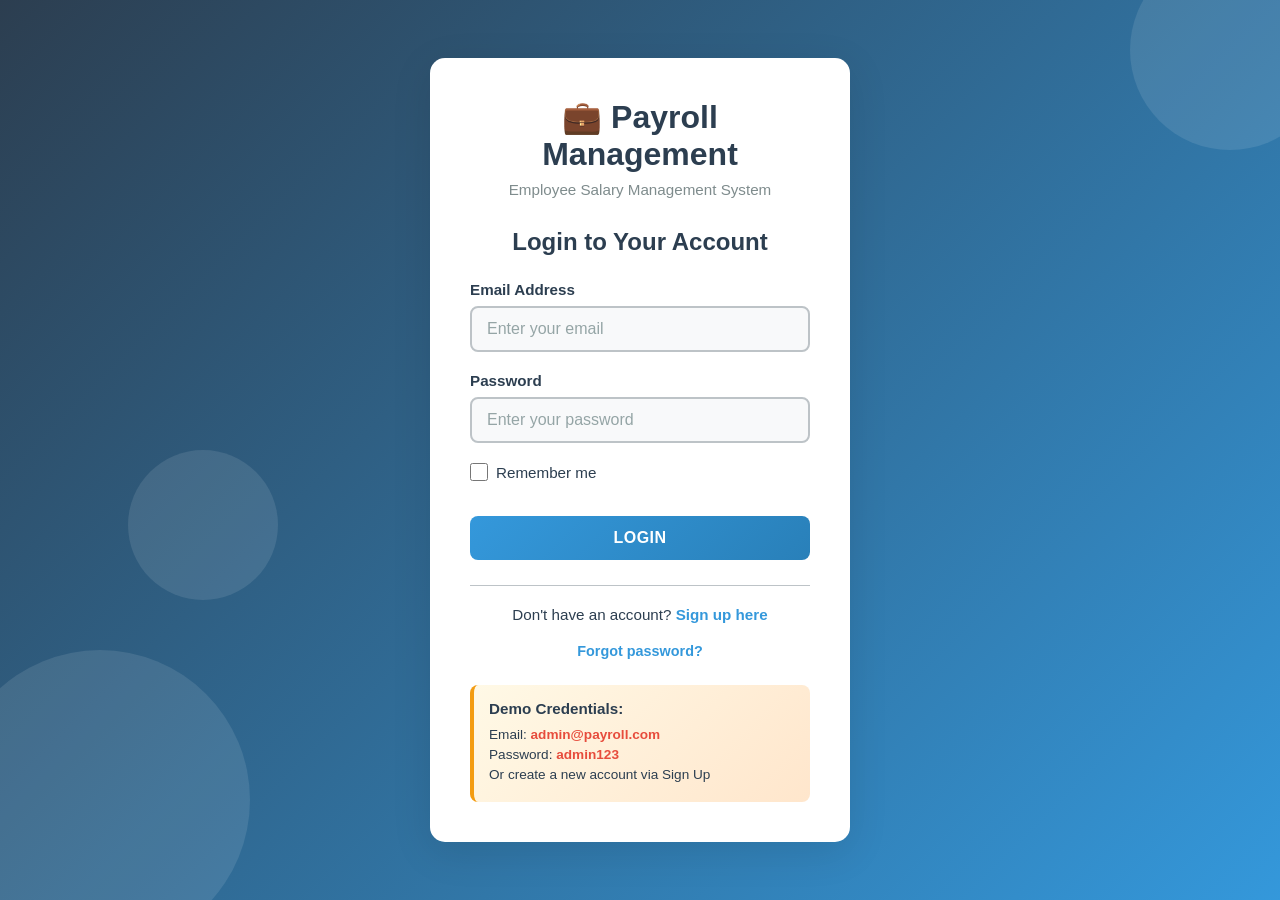
<file: index.html>
<!DOCTYPE html>
<html lang="en">
<head>
<meta charset="UTF-8">
<meta name="viewport" content="width=device-width, initial-scale=1.0">
<title>Payroll Management System</title>
<link rel="stylesheet" href="styles.css">
</head>
<body>
<div class="container">
<header class="header">
<div class="header-content">
<div class="header-main"><h1>💼 Payroll Management System</h1><p>Manage Employee Salaries and Payroll Efficiently</p></div>
<div class="header-user"><span id="userName" class="user-name">User</span><button onclick="logout()" class="btn-logout">🚪 Logout</button></div>
</div>
</header>

<div class="sidebar">
<nav class="nav-menu">
<a href="#" onclick="showSection('dashboard')" class="nav-item active"><span class="icon">📊</span> Dashboard</a>
<a href="#" onclick="showSection('employees')" class="nav-item"><span class="icon">👥</span> Employees</a>
<a href="#" onclick="showSection('add-employee')" class="nav-item"><span class="icon">➕</span> Add Employee</a>
<a href="#" onclick="showSection('payroll')" class="nav-item"><span class="icon">💰</span> Payroll</a>
<a href="#" onclick="showSection('reports')" class="nav-item"><span class="icon">📈</span> Reports</a>
<a href="#" onclick="showSection('settings')" class="nav-item"><span class="icon">⚙️</span> Settings</a>
</nav>
</div>

<main class="main-content">
<section id="dashboard" class="section active">
<h2>Dashboard</h2>
<div class="stats-container">
<div class="stat-card"><h3>Total Employees</h3><p class="stat-value" id="totalEmployees">0</p></div>
<div class="stat-card"><h3>Total Gross Salary</h3><p class="stat-value" id="totalGross">₹0.00</p></div>
<div class="stat-card"><h3>Total Net Salary</h3><p class="stat-value" id="totalNet">₹0.00</p></div>
<div class="stat-card"><h3>Average Salary</h3><p class="stat-value" id="avgSalary">₹0.00</p></div>
</div>
<div class="recent-section"><h3>Recent Employees</h3>
<table id="recentTable"><thead><tr><th>ID</th><th>Name</th><th>Department</th><th>Position</th><th>Net Salary</th></tr></thead>
<tbody><tr><td colspan="5" style="text-align:center">No employees added yet</td></tr></tbody></table>
</div>
</section>

<section id="employees" class="section">
<h2>Employee Management</h2>
<div class="search-box"><input type="text" id="searchInput" placeholder="Search by name or ID..."><button onclick="searchEmployee()">Search</button></div>
<table id="employeeTable"><thead><tr><th>ID</th><th>Name</th><th>Department</th><th>Position</th><th>Base Salary</th><th>Net Salary</th><th>Actions</th></tr></thead>
<tbody><tr><td colspan="7" style="text-align:center">No employees found</td></tr></tbody></table>
</section>

<section id="add-employee" class="section">
<h2>Add New Employee</h2>
<form id="employeeForm" class="form-container">
<div class="form-row">
<div class="form-group"><label for="empId">Employee ID *</label><input type="number" id="empId" required></div>
<div class="form-group"><label for="empName">Full Name *</label><input type="text" id="empName" required></div>
</div>
<div class="form-row">
<div class="form-group"><label for="empDept">Department *</label><input type="text" id="empDept" required></div>
<div class="form-group"><label for="empPos">Position *</label><input type="text" id="empPos" required></div>
</div>
<div class="form-row">
<div class="form-group"><label for="baseSalary">Base Salary *</label><input type="number" id="baseSalary" step="0.01" required></div>
<div class="form-group"><label for="joinDate">Date Joined *</label><input type="date" id="joinDate" required></div>
</div>
<h3>Allowances</h3>
<div class="form-row">
<div class="form-group"><label for="da">Dearness Allowance</label><input type="number" id="da" step="0.01" value="0"></div>
<div class="form-group"><label for="hra">House Rent Allowance</label><input type="number" id="hra" step="0.01" value="0"></div>
<div class="form-group"><label for="ma">Medical Allowance</label><input type="number" id="ma" step="0.01" value="0"></div>
<div class="form-group"><label for="convey">Conveyance</label><input type="number" id="convey" step="0.01" value="0"></div>
</div>
<div class="form-buttons"><button type="button" onclick="addNewEmployee()" class="btn-primary">Add Employee</button><button type="reset" class="btn-secondary">Clear Form</button></div>
</form>
</section>

<section id="payroll" class="section"><h2>Payroll Management</h2><div class="payroll-controls"><button onclick="generatePayroll()" class="btn-primary">Generate Payroll</button><button onclick="exportPayroll()" class="btn-secondary">Export to CSV</button></div><div id="payrollResult" class="payroll-result"></div></section>

<section id="reports" class="section"><h2>Reports and Analytics</h2>
<div class="reports-container">
<div class="report-card"><h3>Monthly Summary</h3><table id="summaryTable">
<tr><th>Total Employees</th><td id="summaryEmployees">0</td></tr>
<tr><th>Total Gross Salary</th><td id="summaryGross">₹0.00</td></tr>
<tr><th>Total Deductions</th><td id="summaryDeductions">₹0.00</td></tr>
<tr><th>Total Net Salary</th><td id="summaryNet">₹0.00</td></tr>
</table></div>
<div class="report-card"><h3>Department-wise Breakdown</h3><div id="deptBreakdown"></div></div>
</div></section>

<section id="settings" class="section"><h2>System Settings</h2>
<div class="settings-container">
<div class="settings-group"><h3>Tax Configuration</h3><div class="form-group"><label for="taxRate">Income Tax Rate (%)</label><input type="number" id="taxRate" step="0.1" value="10"></div></div>
<div class="settings-group"><h3>PF Configuration</h3><div class="form-group"><label for="pfRate">Provident Fund Rate (%)</label><input type="number" id="pfRate" step="0.1" value="12"></div></div>
<div class="settings-group"><h3>Data Management</h3><button onclick="clearAllData()" class="btn-danger">Clear All Data</button><button onclick="downloadBackup()" class="btn-secondary">Download Backup</button></div>
</div>
</section>
</main>
</div>

<div id="detailsModal" class="modal"><div class="modal-content"><span class="close" onclick="closeModal()">&times;</span><h2>Employee Details</h2><div id="modalBody"></div></div></div>
<script src="auth.js"></script>
<script src="script.js"></script>
</body>
</html>
</file>
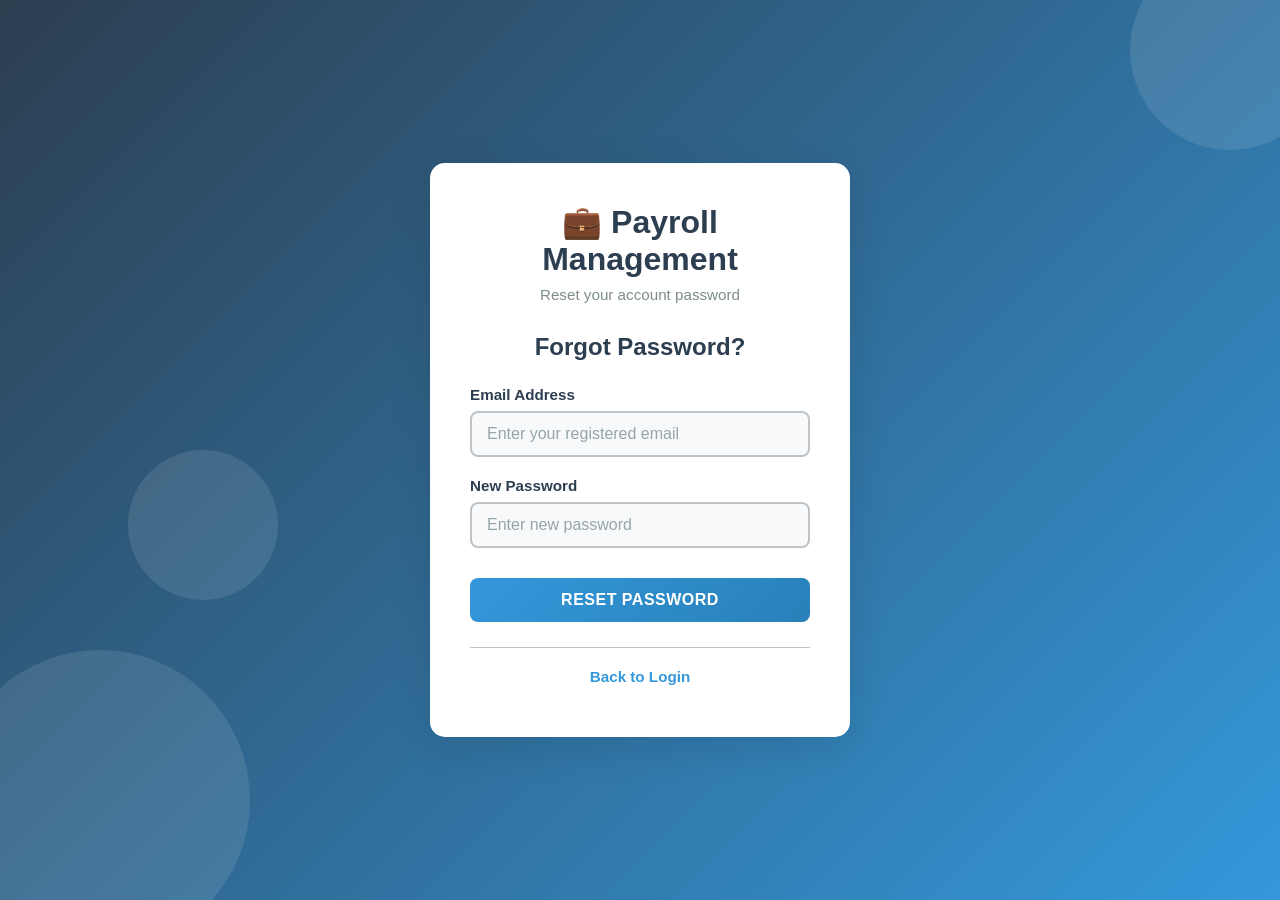
<file: forgot-password.html>
<!DOCTYPE html>
<html lang="en">
<head>
    <meta charset="UTF-8">
    <meta name="viewport" content="width=device-width, initial-scale=1.0">
    <title>Forgot Password - Payroll Management System</title>
    <link rel="stylesheet" href="auth.css">
</head>
<body>
    <div class="auth-background">
        <div class="shape shape1"></div>
        <div class="shape shape2"></div>
        <div class="shape shape3"></div>
    </div>

    <div class="auth-container">
        <div class="auth-box">
            <div class="auth-header">
                <h1>💼 Payroll Management</h1>
                <p>Reset your account password</p>
            </div>

            <form id="forgotForm" class="auth-form">
                <h2>Forgot Password?</h2>
                <div class="form-group">
                    <label for="forgotEmail">Email Address</label>
                    <input type="email" id="forgotEmail" placeholder="Enter your registered email" required>
                </div>
                <div class="form-group">
                    <label for="newPassword">New Password</label>
                    <input type="password" id="newPassword" minlength="6" placeholder="Enter new password" required>
                </div>
                <button type="submit" class="btn-login">Reset Password</button>
                <div id="forgotMessage" class="success-message" style="display:none;"></div>
                <div id="forgotError" class="error-message" style="display:none;"></div>
                <div class="form-footer">
                    <p><a href="login.html">Back to Login</a></p>
                </div>
            </form>
        </div>
    </div>

    <script src="auth.js"></script>
</body>
</html>
</file>
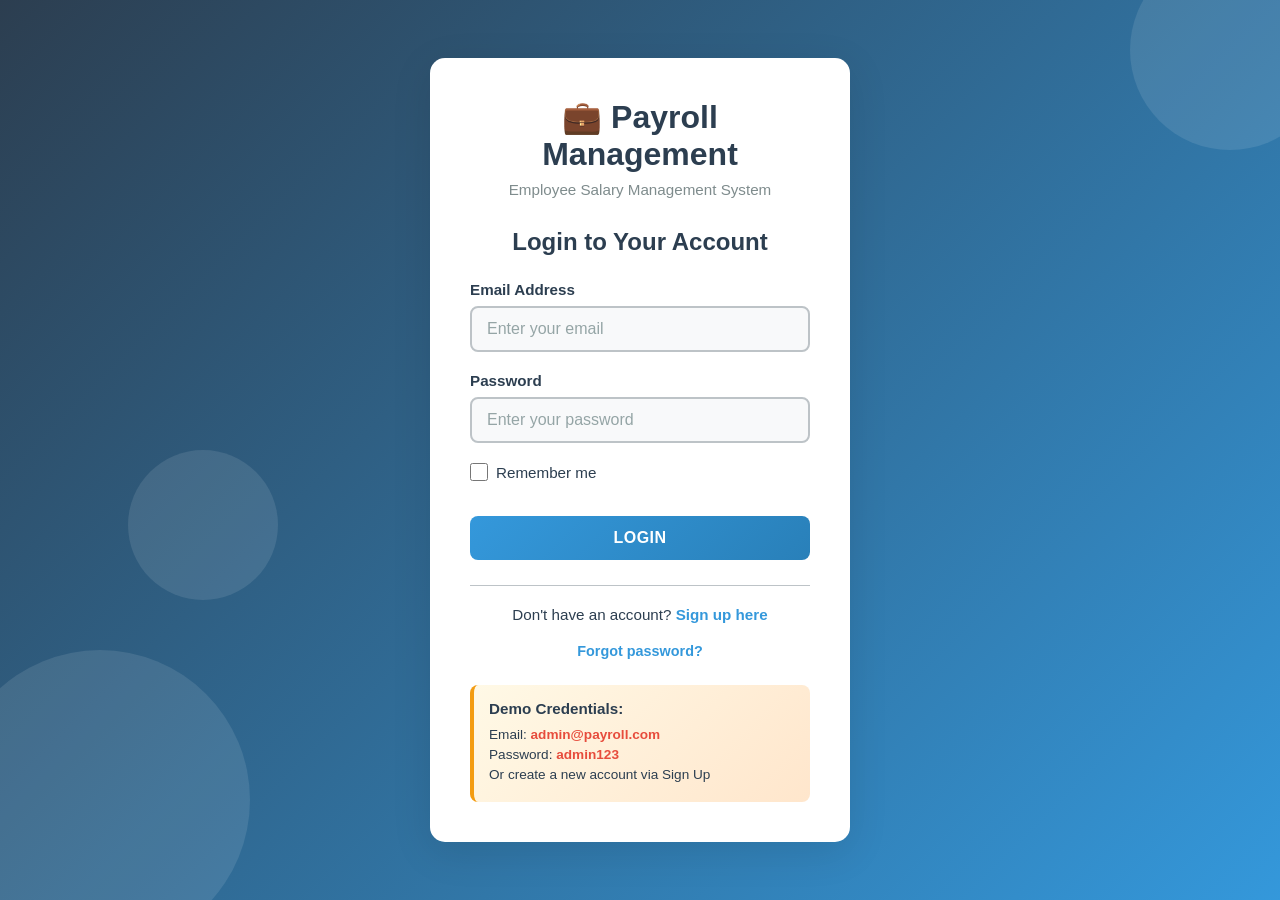
<file: login.html>
<!DOCTYPE html>
<html lang="en">
<head>
    <meta charset="UTF-8">
    <meta name="viewport" content="width=device-width, initial-scale=1.0">
    <title>Login - Payroll Management System</title>
    <link rel="stylesheet" href="auth.css">
</head>
<body>
    <div class="auth-background">
        <div class="shape shape1"></div>
        <div class="shape shape2"></div>
        <div class="shape shape3"></div>
    </div>

    <div class="auth-container">
        <div class="auth-box">
            <div class="auth-header">
                <h1>💼 Payroll Management</h1>
                <p>Employee Salary Management System</p>
            </div>

            <form id="loginForm" class="auth-form">
                <h2>Login to Your Account</h2>

                <div class="form-group">
                    <label for="loginEmail">Email Address</label>
                    <input type="email" id="loginEmail" placeholder="Enter your email" required>
                </div>

                <div class="form-group">
                    <label for="loginPassword">Password</label>
                    <input type="password" id="loginPassword" placeholder="Enter your password" required>
                </div>

                <div class="remember-me">
                    <input type="checkbox" id="rememberMe">
                    <label for="rememberMe">Remember me</label>
                </div>

                <button type="submit" class="btn-login">Login</button>

                <div id="loginError" class="error-message" style="display:none;"></div>
                <div id="loginSuccess" class="success-message" style="display:none;"></div>

                <div class="form-footer">
                    <p>Don't have an account? <a href="signup.html">Sign up here</a></p>
                    <a href="forgot-password.html" class="forgot-password">Forgot password?</a>
                </div>

                <div class="demo-info">
                    <h4>Demo Credentials:</h4>
                    <p>Email: <strong>admin@payroll.com</strong></p>
                    <p>Password: <strong>admin123</strong></p>
                    <p>Or create a new account via Sign Up</p>
                </div>
            </form>
        </div>
    </div>

    <script src="auth.js"></script>
</body>
</html>
</file>
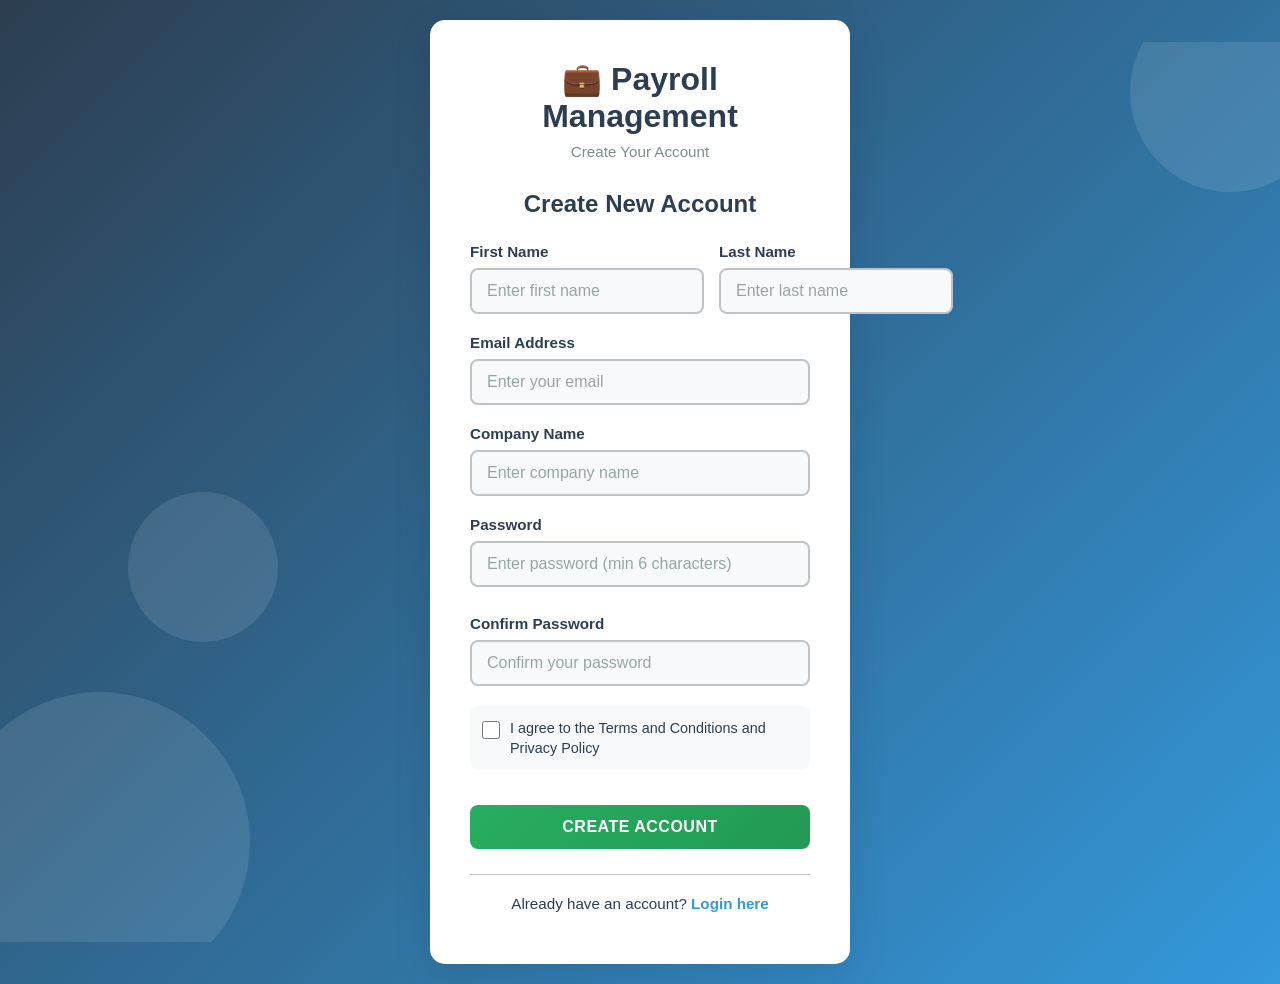
<file: signup.html>
<!DOCTYPE html>
<html lang="en">
<head>
    <meta charset="UTF-8">
    <meta name="viewport" content="width=device-width, initial-scale=1.0">
    <title>Sign Up - Payroll Management System</title>
    <link rel="stylesheet" href="auth.css">
</head>
<body>
    <div class="auth-background">
        <div class="shape shape1"></div>
        <div class="shape shape2"></div>
        <div class="shape shape3"></div>
    </div>

    <div class="auth-container">
        <div class="auth-box signup-box">
            <div class="auth-header">
                <h1>💼 Payroll Management</h1>
                <p>Create Your Account</p>
            </div>

            <form id="signupForm" class="auth-form">
                <h2>Create New Account</h2>

                <div class="form-row">
                    <div class="form-group">
                        <label for="signupFirstName">First Name</label>
                        <input type="text" id="signupFirstName" placeholder="Enter first name" required>
                    </div>
                    <div class="form-group">
                        <label for="signupLastName">Last Name</label>
                        <input type="text" id="signupLastName" placeholder="Enter last name" required>
                    </div>
                </div>

                <div class="form-group">
                    <label for="signupEmail">Email Address</label>
                    <input type="email" id="signupEmail" placeholder="Enter your email" required>
                </div>

                <div class="form-group">
                    <label for="signupCompany">Company Name</label>
                    <input type="text" id="signupCompany" placeholder="Enter company name" required>
                </div>

                <div class="form-group">
                    <label for="signupPassword">Password</label>
                    <input type="password" id="signupPassword" placeholder="Enter password (min 6 characters)" required>
                    <span id="passwordStrength"></span>
                </div>

                <div class="form-group">
                    <label for="signupConfirmPassword">Confirm Password</label>
                    <input type="password" id="signupConfirmPassword" placeholder="Confirm your password" required>
                </div>

                <div class="checkbox-group">
                    <input type="checkbox" id="agreeTerms">
                    <label for="agreeTerms">I agree to the Terms and Conditions and Privacy Policy</label>
                </div>

                <button type="submit" class="btn-signup">Create Account</button>

                <div id="signupError" class="error-message" style="display:none;"></div>
                <div id="signupSuccess" class="success-message" style="display:none;"></div>

                <div class="form-footer">
                    <p>Already have an account? <a href="login.html">Login here</a></p>
                </div>
            </form>
        </div>
    </div>

    <script src="auth.js"></script>
</body>
</html>
</file>
<file: styles.css>
*{box-sizing:border-box;margin:0;padding:0}
:root{--primary:#26384a;--secondary:#3498db;--success:#27ae60;--danger:#e74c3c;--bg:#f4f7fb;--card:#fff;--text:#25313c;--muted:#6b7785;--border:#e1e7ee}
body{font-family:Segoe UI,Tahoma,sans-serif;background:var(--bg);color:var(--text);min-height:100vh}
.container{min-height:100vh;display:grid;grid-template-columns:230px 1fr;grid-template-rows:auto 1fr}
.header{grid-column:1/-1;background:linear-gradient(135deg,var(--primary),#3498db);color:#fff;padding:18px 25px;box-shadow:0 3px 15px rgba(0,0,0,.12)}
.header-content{display:flex;align-items:center;justify-content:space-between;gap:20px}.header-main h1{font-size:25px}.header-main p{opacity:.9;margin-top:5px}.header-user{display:flex;align-items:center;gap:15px}.user-name{font-weight:600}.btn-logout{border:1px solid rgba(255,255,255,.45);background:rgba(255,255,255,.12);color:#fff;padding:9px 14px;border-radius:8px;cursor:pointer}
.sidebar{background:#fff;border-right:1px solid var(--border);padding:22px 12px}.nav-menu{display:flex;flex-direction:column;gap:8px}.nav-item{display:block;text-decoration:none;color:var(--text);padding:13px 15px;border-radius:9px;font-weight:600;transition:.2s}.nav-item:hover,.nav-item.active{background:#eaf4fc;color:#1f79b8}.icon{display:inline-block;width:28px}
.main-content{padding:28px;overflow:auto}.section{display:none}.section.active{display:block}.section h2{margin-bottom:20px;color:var(--primary)}
.stats-container{display:grid;grid-template-columns:repeat(4,1fr);gap:18px;margin-bottom:25px}.stat-card,.report-card{background:var(--card);border:1px solid var(--border);border-radius:12px;padding:22px;box-shadow:0 5px 18px rgba(30,50,70,.05)}.stat-card h3{font-size:14px;color:var(--muted);margin-bottom:12px}.stat-value{font-size:25px;font-weight:700;color:var(--secondary)}
.recent-section{background:#fff;border:1px solid var(--border);border-radius:12px;padding:20px}.recent-section h3{margin-bottom:15px}
table{width:100%;border-collapse:collapse;background:#fff;border-radius:10px;overflow:hidden}th,td{padding:12px;border-bottom:1px solid var(--border);text-align:left;font-size:14px}th{background:#eef4f8;color:var(--primary)}tr:hover td{background:#fafcfe}
.search-box{display:flex;gap:10px;margin-bottom:18px}.search-box input{flex:1;padding:12px;border:1px solid var(--border);border-radius:8px}.search-box button,.btn-primary,.btn-secondary,.btn-danger{border:0;border-radius:8px;padding:11px 16px;cursor:pointer;font-weight:600}.search-box button,.btn-primary{background:var(--secondary);color:#fff}.btn-secondary{background:#ecf0f1;color:#2c3e50}.btn-danger{background:var(--danger);color:#fff}
.form-container{background:#fff;padding:24px;border:1px solid var(--border);border-radius:12px}.form-row{display:grid;grid-template-columns:1fr 1fr;gap:18px}.form-group{display:flex;flex-direction:column;margin-bottom:18px}.form-group label{font-weight:600;margin-bottom:7px}.form-group input,.form-group select{padding:11px 12px;border:1px solid #ccd6df;border-radius:8px;font:inherit}.form-group input:focus{outline:0;border-color:var(--secondary);box-shadow:0 0 0 3px rgba(52,152,219,.1)}.form-container h3{margin:10px 0 15px}.form-buttons,.payroll-controls{display:flex;gap:10px;margin-top:5px}
.action-btn{border:0;border-radius:6px;padding:7px 10px;cursor:pointer;margin-right:4px}.view-btn{background:#e8f4ff;color:#1672ad}.delete-btn{background:#fdeaea;color:#c0392b}
.payroll-result{margin-top:20px}.payroll-card{margin-bottom:18px}.payroll-total{font-size:18px;font-weight:700;margin-top:12px}
.reports-container{display:grid;grid-template-columns:1fr 1fr;gap:20px}.report-card h3{margin-bottom:15px}.dept-row{display:flex;justify-content:space-between;padding:10px 0;border-bottom:1px solid var(--border)}
.settings-container{display:grid;grid-template-columns:1fr 1fr 1fr;gap:18px}.settings-group{background:#fff;border:1px solid var(--border);border-radius:12px;padding:20px}.settings-group h3{margin-bottom:15px}.settings-group button{margin-right:8px;margin-bottom:8px}
.modal{display:none;position:fixed;z-index:100;inset:0;background:rgba(0,0,0,.5);align-items:center;justify-content:center;padding:20px}.modal-content{background:#fff;width:min(650px,100%);max-height:85vh;overflow:auto;border-radius:12px;padding:25px;position:relative}.close{position:absolute;right:18px;top:10px;font-size:28px;cursor:pointer}.detail-grid{display:grid;grid-template-columns:1fr 1fr;gap:12px;margin-top:18px}.detail-item{padding:12px;background:#f7f9fb;border-radius:8px}.detail-item strong{display:block;color:var(--muted);font-size:12px;margin-bottom:4px}
@media(max-width:900px){.stats-container{grid-template-columns:1fr 1fr}.settings-container,.reports-container{grid-template-columns:1fr}}
@media(max-width:700px){.container{grid-template-columns:1fr}.sidebar{border-right:0;border-bottom:1px solid var(--border)}.nav-menu{display:grid;grid-template-columns:repeat(3,1fr)}.main-content{padding:18px}.header-content{flex-direction:column;align-items:flex-start}.form-row{grid-template-columns:1fr}}
@media(max-width:500px){.stats-container{grid-template-columns:1fr}.nav-menu{grid-template-columns:1fr 1fr}.search-box{flex-direction:column}.detail-grid{grid-template-columns:1fr}}
</file>
<file: auth.css>
/* Authentication Pages Styling */

* {
    margin: 0;
    padding: 0;
    box-sizing: border-box;
}

:root {
    --primary-color: #2c3e50;
    --secondary-color: #3498db;
    --accent-color: #e74c3c;
    --success-color: #27ae60;
    --light-bg: #ecf0f1;
    --text-color: #2c3e50;
    --border-color: #bdc3c7;
    --shadow: 0 10px 40px rgba(0, 0, 0, 0.1);
    --shadow-hover: 0 15px 60px rgba(0, 0, 0, 0.15);
    --warning-color: #f39c12;
}

body {
    font-family: 'Segoe UI', Tahoma, Geneva, Verdana, sans-serif;
    background: linear-gradient(135deg, var(--primary-color) 0%, var(--secondary-color) 100%);
    min-height: 100vh;
    display: flex;
    align-items: center;
    justify-content: center;
    padding: 20px;
}

/* Auth Container */
.auth-container {
    position: relative;
    width: 100%;
    max-width: 420px;
    z-index: 10;
}

.auth-box {
    background: white;
    border-radius: 15px;
    box-shadow: var(--shadow);
    padding: 40px;
    animation: slideUp 0.5s ease;
    position: relative;
    z-index: 11;
}

.auth-box.signup-box {
    max-width: 500px;
    margin: 0 auto;
}

@keyframes slideUp {
    from {
        opacity: 0;
        transform: translateY(30px);
    }
    to {
        opacity: 1;
        transform: translateY(0);
    }
}

/* Auth Header */
.auth-header {
    text-align: center;
    margin-bottom: 30px;
}

.auth-header h1 {
    font-size: 2em;
    color: var(--primary-color);
    margin-bottom: 8px;
}

.auth-header p {
    color: #7f8c8d;
    font-size: 0.95em;
    font-weight: 500;
}

/* Auth Form */
.auth-form h2 {
    color: var(--primary-color);
    margin-bottom: 25px;
    font-size: 1.5em;
    text-align: center;
}

/* Form Groups */
.form-row {
    display: grid;
    grid-template-columns: 1fr 1fr;
    gap: 15px;
}

.form-group {
    margin-bottom: 20px;
    display: flex;
    flex-direction: column;
}

.form-group label {
    color: var(--text-color);
    font-weight: 600;
    margin-bottom: 8px;
    font-size: 0.95em;
}

.form-group input,
.form-group select {
    padding: 12px 15px;
    border: 2px solid var(--border-color);
    border-radius: 8px;
    font-size: 1em;
    font-family: inherit;
    transition: all 0.3s ease;
    background-color: #f8f9fa;
}

.form-group input:focus,
.form-group select:focus {
    outline: none;
    border-color: var(--secondary-color);
    background-color: white;
    box-shadow: 0 0 0 3px rgba(52, 152, 219, 0.1);
}

.form-group input::placeholder {
    color: #95a5a6;
}

/* Remember Me */
.remember-me {
    display: flex;
    align-items: center;
    gap: 8px;
    margin-bottom: 25px;
}

.remember-me input[type="checkbox"] {
    width: 18px;
    height: 18px;
    cursor: pointer;
    accent-color: var(--secondary-color);
}

.remember-me label {
    color: var(--text-color);
    font-size: 0.95em;
    cursor: pointer;
    margin: 0;
}

/* Checkbox Group */
.checkbox-group {
    display: flex;
    align-items: flex-start;
    gap: 10px;
    margin-bottom: 25px;
    padding: 12px;
    background-color: #f8f9fa;
    border-radius: 8px;
}

.checkbox-group input[type="checkbox"] {
    width: 18px;
    height: 18px;
    cursor: pointer;
    accent-color: var(--secondary-color);
    margin-top: 3px;
    flex-shrink: 0;
}

.checkbox-group label {
    color: var(--text-color);
    font-size: 0.9em;
    cursor: pointer;
    margin: 0;
    line-height: 1.4;
}

/* Buttons */
.btn-login,
.btn-signup {
    width: 100%;
    padding: 13px;
    border: none;
    border-radius: 8px;
    font-size: 1em;
    font-weight: 600;
    cursor: pointer;
    transition: all 0.3s ease;
    text-transform: uppercase;
    letter-spacing: 0.5px;
}

.btn-login {
    background: linear-gradient(135deg, var(--secondary-color) 0%, #2980b9 100%);
    color: white;
    margin-top: 10px;
}

.btn-login:hover {
    transform: translateY(-2px);
    box-shadow: 0 10px 25px rgba(52, 152, 219, 0.4);
}

.btn-login:active {
    transform: translateY(0);
}

.btn-signup {
    background: linear-gradient(135deg, var(--success-color) 0%, #229954 100%);
    color: white;
    margin-top: 10px;
}

.btn-signup:hover {
    transform: translateY(-2px);
    box-shadow: 0 10px 25px rgba(39, 174, 96, 0.4);
}

.btn-signup:active {
    transform: translateY(0);
}

/* Form Footer */
.form-footer {
    text-align: center;
    margin-top: 25px;
    padding-top: 20px;
    border-top: 1px solid var(--border-color);
}

.form-footer p {
    color: var(--text-color);
    font-size: 0.95em;
    margin-bottom: 12px;
}

.form-footer a {
    color: var(--secondary-color);
    text-decoration: none;
    font-weight: 600;
    transition: color 0.3s ease;
}

.form-footer a:hover {
    color: #2980b9;
    text-decoration: underline;
}

.forgot-password {
    display: inline-block;
    margin-top: 8px;
    font-size: 0.9em;
}

/* Messages */
.error-message,
.success-message {
    padding: 12px 15px;
    border-radius: 8px;
    margin-top: 15px;
    font-weight: 500;
    animation: slideDown 0.3s ease;
}

.error-message {
    background-color: #fadbd8;
    color: var(--accent-color);
    border-left: 4px solid var(--accent-color);
}

.success-message {
    background-color: #d5f4e6;
    color: var(--success-color);
    border-left: 4px solid var(--success-color);
}

@keyframes slideDown {
    from {
        opacity: 0;
        transform: translateY(-10px);
    }
    to {
        opacity: 1;
        transform: translateY(0);
    }
}

/* Demo Info */
.demo-info {
    background: linear-gradient(135deg, #fff9e6 0%, #ffe6cc 100%);
    padding: 15px;
    border-radius: 8px;
    margin-top: 25px;
    border-left: 4px solid var(--warning-color);
}

.demo-info h4 {
    color: var(--primary-color);
    margin-bottom: 10px;
    font-size: 0.95em;
}

.demo-info p {
    color: var(--text-color);
    font-size: 0.85em;
    margin: 5px 0;
}

.demo-info strong {
    color: var(--accent-color);
    font-weight: 700;
}

/* Auth Background Shapes */
.auth-background {
    position: absolute;
    width: 100%;
    height: 100%;
    overflow: hidden;
    z-index: 1;
}

.shape {
    position: absolute;
    border-radius: 50%;
    opacity: 0.1;
}

.shape1 {
    width: 300px;
    height: 300px;
    background-color: white;
    bottom: -50px;
    left: -50px;
}

.shape2 {
    width: 200px;
    height: 200px;
    background-color: white;
    top: -50px;
    right: -50px;
}

.shape3 {
    width: 150px;
    height: 150px;
    background-color: white;
    top: 50%;
    left: 10%;
}

/* Password Strength */
#passwordStrength {
    display: block;
    margin-top: 8px;
    font-size: 0.85em;
    font-weight: 600;
}

/* Responsive Design */
@media (max-width: 500px) {
    .auth-box {
        padding: 25px;
    }

    .auth-header h1 {
        font-size: 1.6em;
    }

    .form-row {
        grid-template-columns: 1fr;
    }

    .auth-form h2 {
        font-size: 1.3em;
    }

    .btn-login,
    .btn-signup {
        padding: 11px;
        font-size: 0.95em;
    }
}
</file>
